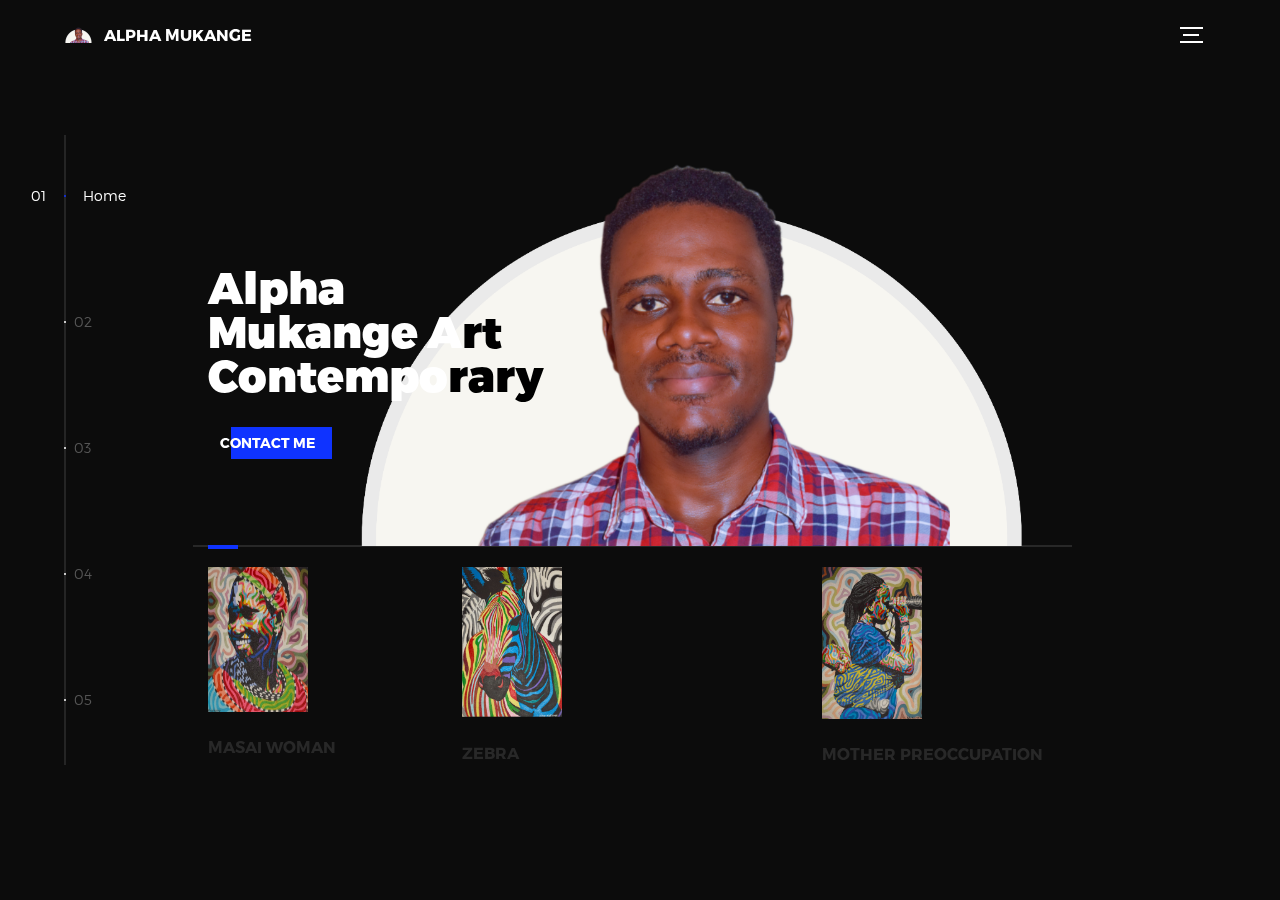
<file: index.html>
<!DOCTYPE html>
<html lang="en">
<head>
 <title>AlphaMukangeArt</title>
  <link rel="icon" href="./assets//img/Offialkll.png" />
  <meta charset="utf-8">
  <meta name="viewport" content="width=device-width, initial-scale=1">
  <meta http-equiv="X-UA-Compatible" content="IE=edge">
  <meta name="description" content="HTML5 website template">
  <meta name="keywords" content="global, template, html, sass, jquery">
  <meta name="author" content="Dessai-Kibeho">
  <link rel="stylesheet" href="assets/css/main.css">
  <link rel="stylesheet" href="assets/css/Main2.css">
</head>
<body>

<!-- notification for small viewports and landscape oriented smartphones -->
<div class="device-notification">
  <a class="device-notification--logo" href="#0">
    <img src="assets/img/logo5.png" alt="AlphaMukangeArt">
    <p>Alpha Mukange</p>
  </a>
  <p class="device-notification--message">Alpha Mukange Contemporary Fine Artist</p>
</div>

<div class="perspective effect-rotate-left">
  <div class="container"><div class="outer-nav--return"></div>
    <div id="viewport" class="l-viewport">
      <div class="l-wrapper">
        <header class="header">
          <a class="header--logo" href="#0">
            <img src="assets/img/logo5.png" alt="AlphaMukangeArt">
            <p>Alpha Mukange </p>
          </a>
          <button class="header--cta cta">Hire Us</button>
          <div class="header--nav-toggle">
            <span></span>
          </div>
        </header>
        <nav class="l-side-nav">
          <ul class="side-nav">
            <li class="is-active"><span>Home</span></li>
            <li><span>Works</span></li>
            <li><span>About</span></li>
            <li><span>Contact</span></li>
            <li><span>Hire us</span></li>
          </ul>
        </nav>
        <ul class="l-main-content main-content">
          <li class="l-section section section--is-active">
            <div class="intro">
              <div class="intro--banner">
                <h1 class="tiltle">Alpha <br>Mukange A<span>rt</span><br>Contempo<span>rary</span> </h1>
                <button class="cta">Contact Me
                  
                  <span class="btn-background"></span>
                </button>
                <img src="assets/img/Offialkll.png" class="img1" alt="Welcome">
              </div>
              <div class="intro--options">
                <a href="#0">
                  
                  <img width="70%" height="60%" class="photoExpo" src="assets/img/work-metiew-smith.jpg" alt="Victory">
                  <h3>Masai Woman</h3>
                </a>

                <a href="#0">
                  
                  <div  class="slider--item-image">
                    <img width="40%" src="assets/img/work-alex-nowak.jpg" alt="Victory">
                  </div>
                  <h3>Zebra</h3>
                </a>
                <a href="#0">
                
                  <div class="slider--item-image">
                    <img width="40%" src="assets/img/work-victory.jpg" alt="Victory">
                  </div>
                  <h3>Mother Preoccupation</h3>
                </a>
              </div>
            </div>
          </li>
          <li class="l-section section">
            <div class="work">
              <h2>Selected work</h2>
              <div class="work--lockup">
                <ul class="slider">
                  <li class="slider--item slider--item-left">
                    <a href="#0">
                      <div class="slider--item-image">
                        <img src="assets/img/work-metiew-smith.jpg" alt="Masai">
                      </div>
                      <p class="slider--item-title">Masai</p>
                      <p class="slider--item-description">The Masai people represent the authentic African Culture </p>
                    </a>
                  </li>                  
                  <li class="slider--item slider--item-center">
                    <a href="#0">
                      <div class="slider--item-image">
                        <img src="assets/img/work-alex-nowak.jpg " alt="Zebra">
                      </div>
                      <p class="slider--item-title">Zebra</p>
                      <p class="slider--item-description">Zebra is an african animal living in forest, Here it represent all other animals </p>
                    </a>
                  </li>
                  <li class="slider--item slider--item-right">
                    <a href="#0">
                      <div class="slider--item-image">
                        <img src="assets/img/work-victory.jpg" alt="Mother Preoccupation">
                      </div>
                      <p class="slider--item-title">Mother Preoccupation</p>
                      <p class="slider--item-description">A mother does not take a decision without consideration the future benefit of her children</p>
                    </a>
                  </li>
                </ul>
                <div class="slider--prev">
                  <svg version="1.1" id="Layer_1" xmlns="http://www.w3.org/2000/svg" xmlns:xlink="http://www.w3.org/1999/xlink" x="0px" y="0px"
                  viewBox="0 0 150 118" style="enable-background:new 0 0 150 118;" xml:space="preserve">
                  <g transform="translate(0.000000,118.000000) scale(0.100000,-0.100000)">
                    <path d="M561,1169C525,1155,10,640,3,612c-3-13,1-36,8-52c8-15,134-145,281-289C527,41,562,10,590,10c22,0,41,9,61,29
                    c55,55,49,64-163,278L296,510h575c564,0,576,0,597,20c46,43,37,109-18,137c-19,10-159,13-590,13l-565,1l182,180
                    c101,99,187,188,193,199c16,30,12,57-12,84C631,1174,595,1183,561,1169z"/>
                  </g>
                  </svg>
                </div>
                <div class="slider--next">
                  <svg version="1.1" id="Layer_1" xmlns="http://www.w3.org/2000/svg" xmlns:xlink="http://www.w3.org/1999/xlink" x="0px" y="0px" viewBox="0 0 150 118" style="enable-background:new 0 0 150 118;" xml:space="preserve">
                  <g transform="translate(0.000000,118.000000) scale(0.100000,-0.100000)">
                    <path d="M870,1167c-34-17-55-57-46-90c3-15,81-100,194-211l187-185l-565-1c-431,0-571-3-590-13c-55-28-64-94-18-137c21-20,33-20,597-20h575l-192-193C800,103,794,94,849,39c20-20,39-29,61-29c28,0,63,30,298,262c147,144,272,271,279,282c30,51,23,60-219,304C947,1180,926,1196,870,1167z"/>
                  </g>
                  </svg>
                </div>
              </div>
            </div>
          </li>
          <li class="l-section section">
            <div class="about">
              <div class="about--banner">
                <p>Alpha Mukange is Congolese self taught artist born in 1995 in D.R.Congo. Drawing has always been his passion since his childhood and he has been painting professionally for ten years. He moved to Kenya in 2010.
                  He has worked for Norwegian refugee council Kenya as a signwriter artist in kakuma refugee camp before he left his job to focus on painting. He underwent artistic training of practical application of elements and principles of art and design in Nairobi (2016). 
                  Alpha uses acrylic as medium for his paintings and he use figurative abstract as his style. He is inspired by his experience.
                  
                  Exhibitions:
                  <ul>
                    <li>  1. 2015 and 2017 Alliance française Nairobi</li>
                    <li>2. 2016 at German cultural center Nairobi</li>
                    <li>3. 2018 the affordable art show at Nairobi national museum</li>
                  
                  
                  

                  </ul>
                  </p>
                
                    <svg version="1.1" id="Layer_1" xmlns="http://www.w3.org/2000/svg" xmlns:xlink="http://www.w3.org/1999/xlink" x="0px" y="0px" viewBox="0 0 150 118" style="enable-background:new 0 0 150 118;" xml:space="preserve">
                    <g transform="translate(0.000000,118.000000) scale(0.100000,-0.100000)">
                      <path d="M870,1167c-34-17-55-57-46-90c3-15,81-100,194-211l187-185l-565-1c-431,0-571-3-590-13c-55-28-64-94-18-137c21-20,33-20,597-20h575l-192-193C800,103,794,94,849,39c20-20,39-29,61-29c28,0,63,30,298,262c147,144,272,271,279,282c30,51,23,60-219,304C947,1180,926,1196,870,1167z"/>
                    </g>
                    </svg>
                  </span>
                </a>
                <img src="assets/img/Location.jpg"  style="border-radius: 50px;" alt="About Us">
              </div>
              <div class="about--options">
                <a href="#0">
                  <h3>Winners</h3>
                </a>
                <a href="#0">
                  <h3>Project</h3>
                </a>
                <a href="#0">
                  <h3>Exposition</h3>
                </a>
              </div>
            </div>
          </li>
          <li class="l-section section">
            <div class="contact">
              <div class="contact--lockup">
                <div class="modal">
                  <div class="modal--information">
                    <a href="mailto:ouremail@gmail.com">@gmail.com</a>
                    <a href="tel:+254710723037">+254710723037</a>
                  </div>
                  <ul class="modal--options">
                    <li><a href="#0">Bēhance</a></li>
                    <li><a href="#0">dribbble</a></li>
                    <li><a href="mailto:ouremail@gmail.com">Contact Us</a></li>
                  </ul>
                </div>
              </div>
            </div>
          </li>
          <li class="l-section section">
            <div class="hire">
              <h2>You want us to do</h2>
              <!-- checkout formspree.io for easy form setup -->
              <form class="work-request">
                <div class="work-request--options">
                  <span class="options-a">
                    <input id="opt-1" type="checkbox" value="app design">
                    <label for="opt-1">
                      <svg version="1.1" id="Layer_1" xmlns="http://www.w3.org/2000/svg" xmlns:xlink="http://www.w3.org/1999/xlink" x="0px" y="0px"
                      viewBox="0 0 150 111" style="enable-background:new 0 0 150 111;" xml:space="preserve">
                      <g transform="translate(0.000000,111.000000) scale(0.100000,-0.100000)">
                        <path d="M950,705L555,310L360,505C253,612,160,700,155,700c-6,0-44-34-85-75l-75-75l278-278L550-5l475,475c261,261,475,480,475,485c0,13-132,145-145,145C1349,1100,1167,922,950,705z"/>
                      </g>
                      </svg>
                      App Design
                    </label>
                    <input id="opt-2" type="checkbox" value="graphic design">
                    <label for="opt-2">
                      <svg version="1.1" id="Layer_1" xmlns="http://www.w3.org/2000/svg" xmlns:xlink="http://www.w3.org/1999/xlink" x="0px" y="0px"
                      viewBox="0 0 150 111" style="enable-background:new 0 0 150 111;" xml:space="preserve">
                      <g transform="translate(0.000000,111.000000) scale(0.100000,-0.100000)">
                        <path d="M950,705L555,310L360,505C253,612,160,700,155,700c-6,0-44-34-85-75l-75-75l278-278L550-5l475,475c261,261,475,480,475,485c0,13-132,145-145,145C1349,1100,1167,922,950,705z"/>
                      </g>
                      </svg>
                      Graphic Design
                    </label>
                    <input id="opt-3" type="checkbox" value="motion design">
                    <label for="opt-3">
                      <svg version="1.1" id="Layer_1" xmlns="http://www.w3.org/2000/svg" xmlns:xlink="http://www.w3.org/1999/xlink" x="0px" y="0px"
                      viewBox="0 0 150 111" style="enable-background:new 0 0 150 111;" xml:space="preserve">
                      <g transform="translate(0.000000,111.000000) scale(0.100000,-0.100000)">
                        <path d="M950,705L555,310L360,505C253,612,160,700,155,700c-6,0-44-34-85-75l-75-75l278-278L550-5l475,475c261,261,475,480,475,485c0,13-132,145-145,145C1349,1100,1167,922,950,705z"/>
                      </g>
                      </svg>
                      Motion Design
                    </label>
                  </span>
                  <span class="options-b">
                    <input id="opt-4" type="checkbox" value="ux design">
                    <label for="opt-4">
                      <svg version="1.1" id="Layer_1" xmlns="http://www.w3.org/2000/svg" xmlns:xlink="http://www.w3.org/1999/xlink" x="0px" y="0px"
                      viewBox="0 0 150 111" style="enable-background:new 0 0 150 111;" xml:space="preserve">
                      <g transform="translate(0.000000,111.000000) scale(0.100000,-0.100000)">
                        <path d="M950,705L555,310L360,505C253,612,160,700,155,700c-6,0-44-34-85-75l-75-75l278-278L550-5l475,475c261,261,475,480,475,485c0,13-132,145-145,145C1349,1100,1167,922,950,705z"/>
                      </g>
                      </svg>
                      UX Design
                    </label>
                    <input id="opt-5" type="checkbox" value="webdesign">
                    <label for="opt-5">
                      <svg version="1.1" id="Layer_1" xmlns="http://www.w3.org/2000/svg" xmlns:xlink="http://www.w3.org/1999/xlink" x="0px" y="0px"
                      viewBox="0 0 150 111" style="enable-background:new 0 0 150 111;" xml:space="preserve">
                      <g transform="translate(0.000000,111.000000) scale(0.100000,-0.100000)">
                        <path d="M950,705L555,310L360,505C253,612,160,700,155,700c-6,0-44-34-85-75l-75-75l278-278L550-5l475,475c261,261,475,480,475,485c0,13-132,145-145,145C1349,1100,1167,922,950,705z"/>
                      </g>
                      </svg>
                      Webdesign
                    </label>
                    <input id="opt-6" type="checkbox" value="marketing">
                    <label for="opt-6">
                      <svg version="1.1" id="Layer_1" xmlns="http://www.w3.org/2000/svg" xmlns:xlink="http://www.w3.org/1999/xlink" x="0px" y="0px"
                      viewBox="0 0 150 111" style="enable-background:new 0 0 150 111;" xml:space="preserve">
                      <g transform="translate(0.000000,111.000000) scale(0.100000,-0.100000)">
                        <path d="M950,705L555,310L360,505C253,612,160,700,155,700c-6,0-44-34-85-75l-75-75l278-278L550-5l475,475c261,261,475,480,475,485c0,13-132,145-145,145C1349,1100,1167,922,950,705z"/>
                      </g>
                      </svg>
                      Marketing
                    </label>
                  </span>
                </div>
                <div class="work-request--information">
                  <div class="information-name">
                    <input id="name" type="text" spellcheck="false">
                    <label for="name">Name</label>
                  </div>
                  <div class="information-email">
                    <input id="email" type="email" spellcheck="false">
                    <label for="email">Email</label>
                  </div>
                </div>
                <input type="submit" value="Send Request">
              </form>
            </div>
          </li>
        </ul>
      </div>
    </div>
  </div>
  <ul class="outer-nav">
    <li class="is-active">Home</li>
    <li>Works</li>
    <li>About</li>
    <li>Contact</li>
    <li>Hire us</li>
    <a href="./assets/Upload.html" target="_blank" rel="noopener noreferrer">Admin</a>
  </ul>
</div>

<script src="https://ajax.googleapis.com/ajax/libs/jquery/2.2.4/jquery.min.js"></script>
<script>window.jQuery || document.write('<script src="assets/js/vendor/jquery-2.2.4.min.js"><\/script>')</script>
<script src="assets/js/functions-min.js"></script>
</body>
</html>
</file>
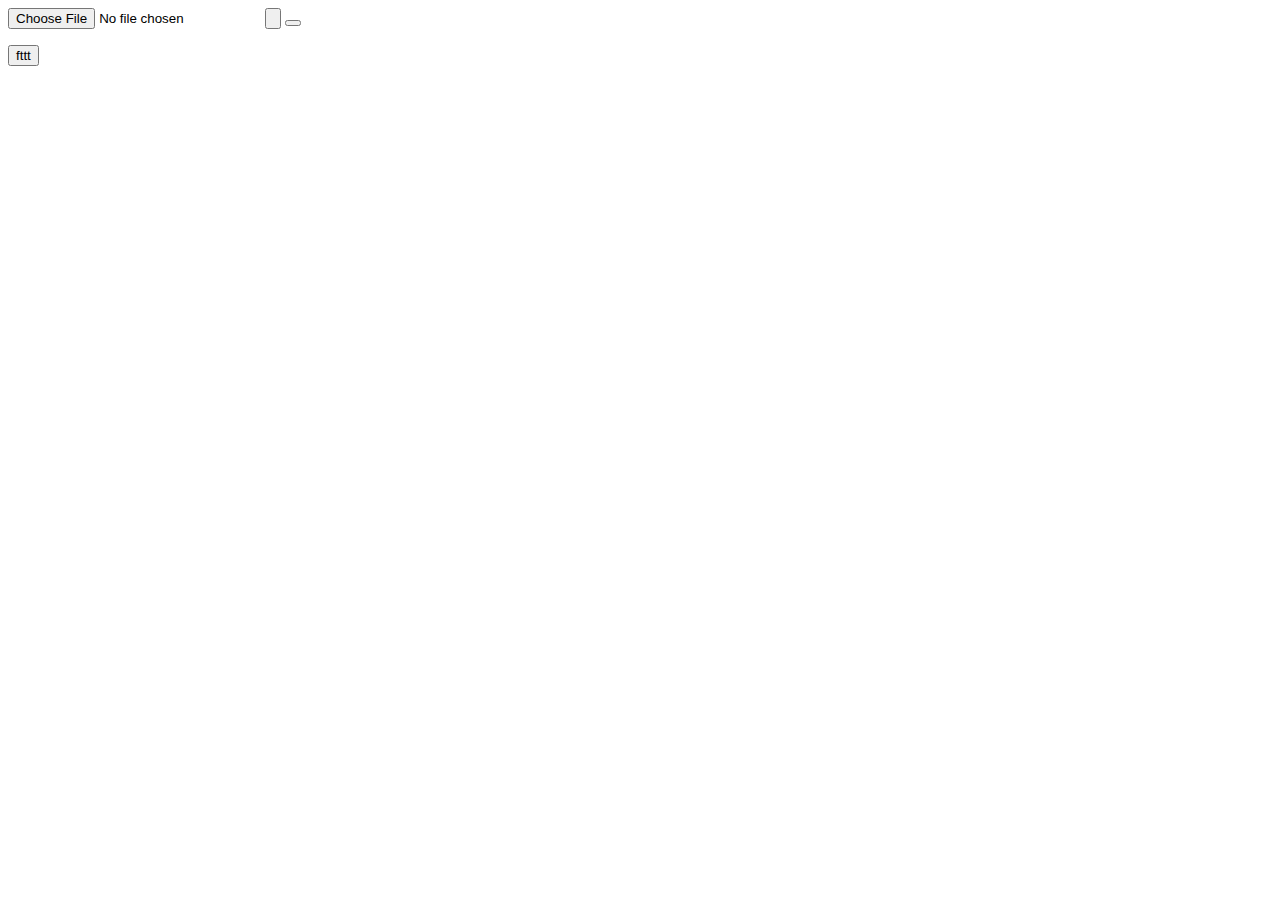
<file: assets/Upload.html>
<html>
    <head>
        <link rel="stylesheet" href="./css/Main2.css">

    </head>
    <body>
        <Form>
            <input id="fileInput" type="file">
            <input type="button" value="">
            <button type="submit"></button>
        </Form>
        <button onclick="click1()">fttt</button>
        
<script>
   
    const click1=()=>{
        const uploadFileEle = document.getElementById("fileInput")
console.log(uploadFileEle.files[0]);
console.log(uploadFileEle.value)
    }
    
</script>
<script>
    const fs = require('fs')
const filePath = './img/samurai.jpg'
const copy = './resources/samurai.jpg'
fs.copyFile(filePath, copy, (error) => {
  if (error) {
    throw error
  } else {
    console.log('File has been moved to another folder.')
  }
})
</script>
    </body>
</html>
</file>
<file: assets/css/main.css>
@font-face{font-family:'Montserrat';src:url("fonts/Montserrat-Black.eot");src:local("☺"),url("fonts/Montserrat-Black.woff") format("woff"),url("fonts/Montserrat-Black.ttf") format("truetype"),url("fonts/Montserrat-Black.svg") format("svg");font-weight:900;font-style:normal}@font-face{font-family:'Montserrat';src:url("fonts/Montserrat-Bold.eot");src:local("☺"),url("fonts/Montserrat-Bold.woff") format("woff"),url("fonts/Montserrat-Bold.ttf") format("truetype"),url("fonts/Montserrat-Bold.svg") format("svg");font-weight:700;font-style:normal}@font-face{font-family:'Montserrat';src:url("fonts/Montserrat-Regular.eot");src:local("☺"),url("fonts/Montserrat-Regular.woff") format("woff"),url("fonts/Montserrat-Regular.ttf") format("truetype"),url("fonts/Montserrat-Regular.svg") format("svg");font-weight:400;font-style:normal}@font-face{font-family:'Montserrat';src:url("fonts/Montserrat-Light.eot");src:local("☺"),url("fonts/Montserrat-Light.woff") format("woff"),url("fonts/Montserrat-Light.ttf") format("truetype"),url("fonts/Montserrat-Light.svg") format("svg");font-weight:300;font-style:normal}/*! normalize.css v3.0.2 | MIT License | git.io/normalize */html{font-family:sans-serif;-ms-text-size-adjust:100%;-webkit-text-size-adjust:100%}body{margin:0}article,aside,details,figcaption,figure,footer,header,hgroup,main,menu,nav,section,summary{display:block}audio,canvas,progress,video{display:inline-block;vertical-align:baseline}audio:not([controls]){display:none;height:0}[hidden],template{display:none}a{background-color:transparent}a:active,a:hover{outline:0}abbr[title]{border-bottom:1px dotted}b,strong{font-weight:bold}dfn{font-style:italic}h1{font-size:2em;margin:0.67em 0}mark{background:#ff0;color:#000}small{font-size:80%}sub,sup{font-size:75%;line-height:0;position:relative;vertical-align:baseline}sup{top:-0.5em}sub{bottom:-0.25em}img{border:0}svg:not(:root){overflow:hidden}figure{margin:1em 40px}hr{box-sizing:content-box;height:0}pre{overflow:auto}code,kbd,pre,samp{font-family:monospace, monospace;font-size:1em}button,input,optgroup,select,textarea{color:inherit;font:inherit;margin:0}button{overflow:visible}button,select{text-transform:none}button,html input[type="button"],input[type="reset"],input[type="submit"]{-webkit-appearance:button;cursor:pointer}button[disabled],html input[disabled]{cursor:default}button::-moz-focus-inner,input::-moz-focus-inner{border:0;padding:0}input{line-height:normal}input[type="checkbox"],input[type="radio"]{box-sizing:border-box;padding:0}input[type="number"]::-webkit-inner-spin-button,input[type="number"]::-webkit-outer-spin-button{height:auto}input[type="search"]{-webkit-appearance:textfield;box-sizing:content-box}input[type="search"]::-webkit-search-cancel-button,input[type="search"]::-webkit-search-decoration{-webkit-appearance:none}fieldset{border:1px solid #c0c0c0;margin:0 2px;padding:0.35em 0.625em 0.75em}legend{border:0;padding:0}textarea{overflow:auto}optgroup{font-weight:bold}table{border-collapse:collapse;border-spacing:0}td,th{padding:0}::-moz-selection{background:#FFF498}::selection{background:#FFF498}::-moz-selection{background:#FFF498}img::-moz-selection{background:transparent}img::selection{background:transparent}img::-moz-selection{background:transparent}body{-webkit-tap-highlight-color:#FFF498}body{background-color:#0c0c0c;font-size:14px;line-height:1.6;font-family:"Montserrat",sans-serif;color:#fff;-webkit-font-smoothing:antialiased;-webkit-text-size-adjust:100%}.l-viewport{position:relative;width:100%;height:100vh;box-shadow:0 0 45px 5px rgba(0,0,0,0.85);overflow:hidden}.l-wrapper{position:relative;width:1440px;max-width:90%;height:100%;margin:0 auto}.l-side-nav{position:absolute;left:0;display:-webkit-box;display:-webkit-flex;display:-ms-flexbox;display:flex;height:100%;-webkit-box-align:center;-webkit-align-items:center;-ms-flex-align:center;align-items:center}.l-side-nav::before{content:"";position:absolute;top:50%;left:0;-webkit-transform:translateY(-50%);transform:translateY(-50%);width:2px;height:70%;max-height:750px;background-color:#555;opacity:.35;z-index:10}@media (max-width: 1180px){.l-side-nav{display:none}}.l-main-content{position:relative;width:100%;height:100%;margin:0;padding:0;list-style:none}.l-section{position:absolute;width:100%;height:100%}.device-notification{display:none;position:fixed;top:0;left:0;width:100%;height:100%;-webkit-box-orient:vertical;-webkit-box-direction:normal;-webkit-flex-direction:column;-ms-flex-direction:column;flex-direction:column;-webkit-box-align:center;-webkit-align-items:center;-ms-flex-align:center;-ms-grid-row-align:center;align-items:center;-webkit-box-pack:center;-webkit-justify-content:center;-ms-flex-pack:center;justify-content:center;background-color:#0c0c0c;z-index:12}.device-notification--logo{display:-webkit-box;display:-webkit-flex;display:-ms-flexbox;display:flex;-webkit-box-align:center;-webkit-align-items:center;-ms-flex-align:center;align-items:center;text-decoration:none;color:#fff}.device-notification--logo p{margin:0 0 0 10px;font-size:16px;font-weight:700;text-transform:uppercase}.device-notification--message{width:70%;margin:30px 0 0 0;font-weight:700;text-align:center}@media (max-width: 767px) and (min-width: 601px) and (max-height: 680px){.device-notification{display:-webkit-box;display:-webkit-flex;display:-ms-flexbox;display:flex}}@media (max-width: 600px) and (min-width: 480px) and (max-height: 580px){.device-notification{display:-webkit-box;display:-webkit-flex;display:-ms-flexbox;display:flex}}@media (max-width: 736px) and (min-width: 360px) and (orientation: landscape){.device-notification{display:-webkit-box;display:-webkit-flex;display:-ms-flexbox;display:flex}}@media(max-width: 359px){.device-notification{display:-webkit-box;display:-webkit-flex;display:-ms-flexbox;display:flex}}.section{opacity:0;visibility:hidden;-webkit-transition:opacity .4s ease-in-out,visibility 0s .4s;transition:opacity .4s ease-in-out,visibility 0s .4s}.section--is-active{opacity:1;visibility:visible;z-index:1;-webkit-transition:opacity .4s ease-in-out .4s;transition:opacity .4s ease-in-out .4s}.section--next{-webkit-transform:translateY(-45px);transform:translateY(-45px);-webkit-transition:-webkit-transform .4s ease-in-out;transition:-webkit-transform .4s ease-in-out;transition:transform .4s ease-in-out;transition:transform .4s ease-in-out, -webkit-transform .4s ease-in-out}.section--prev{-webkit-transform:translateY(45px);transform:translateY(45px);-webkit-transition:-webkit-transform .4s ease-in-out;transition:-webkit-transform .4s ease-in-out;transition:transform .4s ease-in-out;transition:transform .4s ease-in-out, -webkit-transform .4s ease-in-out}.header{position:absolute;top:0;left:0;display:-webkit-box;display:-webkit-flex;display:-ms-flexbox;display:flex;width:100%;height:70px;-webkit-box-align:center;-webkit-align-items:center;-ms-flex-align:center;align-items:center;-webkit-box-pack:justify;-webkit-justify-content:space-between;-ms-flex-pack:justify;justify-content:space-between;z-index:10}.header--logo{display:-webkit-box;display:-webkit-flex;display:-ms-flexbox;display:flex;-webkit-box-align:center;-webkit-align-items:center;-ms-flex-align:center;align-items:center;text-decoration:none;color:#fff}.header--logo p{margin:0 0 0 10px;font-size:16px;font-weight:700;text-transform:uppercase}.header--nav-toggle{display:-webkit-box;display:-webkit-flex;display:-ms-flexbox;display:flex;width:50px;height:50px;-webkit-box-orient:vertical;-webkit-box-direction:normal;-webkit-flex-direction:column;-ms-flex-direction:column;flex-direction:column;-webkit-box-align:center;-webkit-align-items:center;-ms-flex-align:center;align-items:center;-webkit-box-pack:center;-webkit-justify-content:center;-ms-flex-pack:center;justify-content:center;cursor:pointer}.header--nav-toggle span,.header--nav-toggle::before,.header--nav-toggle::after{content:"";position:relative;width:16px;height:2px;background-color:#fff}.header--nav-toggle::before{bottom:5px;width:23px}.header--nav-toggle::after{top:5px;width:23px}.header--cta{position:absolute;top:50%;left:50%;-webkit-transform:translate(-50%, -50%);transform:translate(-50%, -50%);padding:0 20px;line-height:30px;text-decoration:none;color:#fff;font-weight:700;text-transform:uppercase;background-color:#0f33ff;border:none;opacity:0;visibility:hidden;-webkit-transition:opacity .4s ease-in-out,visibility 0s .4s;transition:opacity .4s ease-in-out,visibility 0s .4s}.header--cta:focus{outline:none}.header--cta.is-active{opacity:1;visibility:visible;-webkit-transition:opacity .4s ease-in-out .4s;transition:opacity .4s ease-in-out .4s}@media (max-width: 767px){.header--cta{display:none}}.side-nav{position:relative;display:-webkit-box;display:-webkit-flex;display:-ms-flexbox;display:flex;width:100px;height:70%;max-height:750px;-webkit-box-orient:vertical;-webkit-box-direction:normal;-webkit-flex-direction:column;-ms-flex-direction:column;flex-direction:column;-webkit-justify-content:space-around;-ms-flex-pack:distribute;justify-content:space-around;margin:0;padding:0;list-style-position:inside;z-index:10}.side-nav>li{position:relative;top:-5px;color:#fff;font-size:6px;cursor:pointer}.side-nav>li span{position:relative;top:3px;left:10px;color:#fff;font-size:14px;font-weight:300;opacity:0;visibility:hidden}.side-nav>li::before{position:absolute;top:3px;left:10px;color:#555;font-size:14px;font-weight:300}.side-nav li:nth-child(1)::before{content:"01"}.side-nav li:nth-child(2)::before{content:"02"}.side-nav li:nth-child(3)::before{content:"03"}.side-nav li:nth-child(4)::before{content:"04"}.side-nav li:nth-child(5)::before{content:"05"}.side-nav li.is-active{color:#0f33ff;-webkit-transition:color .4s ease-in-out;transition:color .4s ease-in-out}.side-nav li.is-active span{opacity:1;visibility:visible;-webkit-transition:opacity .4s ease-in-out;transition:opacity .4s ease-in-out}.side-nav li.is-active::before{left:-33px;color:#fff}.intro{position:relative;display:-webkit-box;display:-webkit-flex;display:-ms-flexbox;display:flex;width:900px;max-width:75%;height:100%;-webkit-box-orient:vertical;-webkit-box-direction:normal;-webkit-flex-direction:column;-ms-flex-direction:column;flex-direction:column;-webkit-box-pack:center;-webkit-justify-content:center;-ms-flex-pack:center;justify-content:center;margin:0 auto}@media (max-width: 1180px){.intro{max-width:100%}}.intro--banner{position:relative;height:475px}.intro--banner::before{content:"";position:absolute;bottom:20px;left:-15px;right:0;height:2px;background-color:#282828}.intro--banner::after{content:"";position:absolute;bottom:18px;left:0;width:30px;height:4px;background-color:#0f33ff}.intro--banner h1{position:relative;font-size:68px;font-weight:900;line-height:1;z-index:1}.intro--banner button{position:relative;padding:5px 17px 5px 12px;font-weight:700;text-transform:uppercase;background-color:transparent;border:none}.intro--banner button .btn-background{position:absolute;top:0;left:23px;right:0;height:100%;background-color:#0f33ff;z-index:-1;-webkit-transition:left .2s ease-in-out;transition:left .2s ease-in-out}.intro--banner button:hover .btn-background{left:0}.intro--banner button:focus{outline:none}.intro--banner button svg{position:relative;left:5px;width:15px;fill:#fff}.intro--banner img{position:absolute;bottom:21px;right:-12px}.intro--options{display:-webkit-box;display:-webkit-flex;display:-ms-flexbox;display:flex;-webkit-box-pack:justify;-webkit-justify-content:space-between;-ms-flex-pack:justify;justify-content:space-between;margin:0;padding:0;list-style:none}.intro--options>a{max-width:250px;text-decoration:none;color:#282828;-webkit-transition:color .2s ease-in-out;transition:color .2s ease-in-out}.intro--options>a:hover{color:#fff}.intro--options h3{font-size:16px;text-transform:uppercase}.intro--options p{margin-bottom:0}@media (max-width: 900px){.intro--banner{height:380px}.intro--banner h1{font-size:55px}.intro--banner img{width:430px}.intro--options>a{margin-right:30px}.intro--options>a:last-child{margin-right:0}}@media (max-width: 767px){.intro--banner{height:305px}.intro--banner h1{font-size:44px}.intro--banner img{width:330px}.intro--options{display:block}.intro--options>a{display:block;max-width:100%;margin:0 0 30px 0}.intro--options>a:last-child{margin-bottom:0}}@media (max-width: 600px){.intro--banner{height:360px}.intro--banner h1{font-size:55px}.intro--banner img{display:none}}@media (max-width: 600px) and (max-height: 750px){.intro--banner{height:auto}.intro--banner::before,.intro--banner::after{display:none}.intro--banner h1{margin-top:0}.intro--options{display:none}}.work{position:relative;display:-webkit-box;display:-webkit-flex;display:-ms-flexbox;display:flex;width:960px;max-width:80%;height:100%;-webkit-box-orient:vertical;-webkit-box-direction:normal;-webkit-flex-direction:column;-ms-flex-direction:column;flex-direction:column;-webkit-box-pack:center;-webkit-justify-content:center;-ms-flex-pack:center;justify-content:center;margin:0 auto}@media (max-width: 1180px){.work{max-width:100%}}.work h2{margin:0 0 20px 0;font-size:30px;text-align:center}.work--lockup{position:relative}.work--lockup .slider{position:relative;display:-webkit-box;display:-webkit-flex;display:-ms-flexbox;display:flex;width:80%;margin:0 auto;padding:0;list-style:none}.work--lockup .slider--item{position:absolute;display:none;text-align:center}.work--lockup .slider--item a{text-decoration:none;color:#858585}.work--lockup .slider--item-title{margin-top:10px;font-size:12px;font-weight:700;text-transform:uppercase}.work--lockup .slider--item-description{display:none;max-width:250px;margin:0 auto}.work--lockup .slider--item-image{width:150px;height:150px;margin:0 auto;border-radius:50%;overflow:hidden}.work--lockup .slider--item-image img{width:100%}.work--lockup .slider--item-left{top:50%;left:0;-webkit-transform:translateY(-50%);transform:translateY(-50%);display:block}.work--lockup .slider--item-right{top:50%;right:0;-webkit-transform:translateY(-50%);transform:translateY(-50%);display:block}.work--lockup .slider--item-center{position:relative;top:30px;left:50%;-webkit-transform:translateX(-50%);transform:translateX(-50%);display:block}.work--lockup .slider--item-center a{color:#fff}.work--lockup .slider--item-center .slider--item-title{margin-top:25px;font-size:16px}.work--lockup .slider--item-center .slider--item-description{display:block}.work--lockup .slider--item-center .slider--item-image{width:300px;height:300px}.work--lockup .slider--next,.work--lockup .slider--prev{position:absolute;top:160px;display:-webkit-box;display:-webkit-flex;display:-ms-flexbox;display:flex;width:50px;height:50px;-webkit-box-align:center;-webkit-align-items:center;-ms-flex-align:center;align-items:center;-webkit-box-pack:center;-webkit-justify-content:center;-ms-flex-pack:center;justify-content:center;background-color:#282828;border-radius:50%;cursor:pointer}.work--lockup .slider--next svg,.work--lockup .slider--prev svg{width:20px;fill:#fff}.work--lockup .slider--next{right:0}.work--lockup .slider--prev{left:0}@media (max-width: 900px){.work--lockup .slider--item-image{width:120px;height:120px}.work--lockup .slider--item-center .slider--item-image{width:240px;height:240px}.work--lockup .slider--next,.work--lockup .slider--prev{top:130px}}@media (max-width: 767px){.work--lockup .slider{width:75%}.work--lockup .slider--item-image{width:90px;height:90px}.work--lockup .slider--item-center .slider--item-image{width:190px;height:190px}.work--lockup .slider--next,.work--lockup .slider--prev{top:105px}}@media (max-width: 600px){.work--lockup .slider{width:auto}.work--lockup .slider--item-left,.work--lockup .slider--item-right{display:none}}.about{position:relative;display:-webkit-box;display:-webkit-flex;display:-ms-flexbox;display:flex;width:900px;max-width:75%;height:100%;-webkit-box-orient:vertical;-webkit-box-direction:normal;-webkit-flex-direction:column;-ms-flex-direction:column;flex-direction:column;-webkit-box-pack:center;-webkit-justify-content:center;-ms-flex-pack:center;justify-content:center;margin:0 auto}@media (max-width: 1180px){.about{max-width:100%}}.about--banner{position:relative;height:475px}.about--banner::before{content:"";position:absolute;top:20px;left:200px;-webkit-transform:rotate(-25deg);transform:rotate(-25deg);border:5px solid #0f33ff;border-right-color:transparent;border-bottom-color:transparent}.about--banner::after{content:"";position:absolute;top:75px;left:400px;-webkit-transform:rotate(45deg);transform:rotate(45deg);width:10px;height:10px;background-color:#0f33ff}.about--banner h2{position:relative;margin-top:35px;font-size:68px;font-weight:900;line-height:1;z-index:1}.about--banner h2::before{content:"";position:absolute;top:60px;left:268px;width:30px;height:30px;background-color:#0f33ff;border-radius:50%}.about--banner h2::after{content:"";position:absolute;top:255px;left:255px;width:10px;height:10px;background-color:#0f33ff}.about--banner a{padding:5px 17px 5px 0;text-decoration:none;color:#fff;font-weight:700;text-transform:uppercase;background-color:transparent}.about--banner a:hover svg{left:10px}.about--banner a svg{position:relative;left:5px;width:15px;fill:#fff;-webkit-transition:left .2s ease-in-out;transition:left .2s ease-in-out}.about--banner img{position:absolute;bottom:-90px;right:-12px}.about--options{display:-webkit-box;display:-webkit-flex;display:-ms-flexbox;display:flex;max-width:600px;-webkit-box-pack:justify;-webkit-justify-content:space-between;-ms-flex-pack:justify;justify-content:space-between;margin:0;padding:0;list-style:none}.about--options>a{position:relative;width:150px;height:75px;text-decoration:none;color:#fff;border:10px solid #0f33ff;background-position:center;background-size:cover;background-repeat:no-repeat}.about--options>a:nth-child(1){background-image:url("../img/about-winners.jpg")}.about--options>a:nth-child(2){background-image:url("../img/about-philosophy.jpg")}.about--options>a:nth-child(3){background-image:url("../img/about-history.jpg")}.about--options>a:hover h3{bottom:-50px}.about--options h3{position:absolute;bottom:-38px;left:10px;font-size:16px;text-transform:uppercase;-webkit-transition:bottom .2s ease-in-out,left .2s ease-in-out;transition:bottom .2s ease-in-out,left .2s ease-in-out}@media (max-width: 767px){.about--banner{height:305px}.about--banner::before{top:0;left:125px}.about--banner::after{top:35px;left:260px}.about--banner h2{margin-top:10px;font-size:44px}.about--banner h2::before{top:28px;left:168px}.about--banner h2::after{top:163px;left:163px}.about--banner img{width:315px}}@media (max-width: 600px){.about--banner{height:auto}.about--banner::before{left:155px}.about--banner::after{left:310px}.about--banner h2{margin-top:0;font-size:55px}.about--banner h2::before{top:43px;left:214px}.about--banner h2::after{top:205px;left:205px}.about--banner img{display:none}.about--options{display:none}}.contact{position:fixed;top:0;left:0;width:100%;height:100%;background-image:url("../img/contact-visual.png");background-position:center;background-size:cover;background-repeat:no-repeat}.contact--lockup{position:relative;display:-webkit-box;display:-webkit-flex;display:-ms-flexbox;display:flex;width:900px;max-width:75%;height:100%;-webkit-box-align:center;-webkit-align-items:center;-ms-flex-align:center;align-items:center;-webkit-box-pack:end;-webkit-justify-content:flex-end;-ms-flex-pack:end;justify-content:flex-end;margin:0 auto}@media (max-width: 1180px){.contact--lockup{max-width:90%}}@media (max-width: 767px){.contact--lockup{-webkit-box-pack:center;-webkit-justify-content:center;-ms-flex-pack:center;justify-content:center}}.contact--lockup .modal{padding:45px 45px;text-align:center;background-color:#0c0c0c;box-shadow:0 0 30px 0 rgba(0,0,0,0.75)}.contact--lockup .modal--information p,.contact--lockup .modal--information a{display:block;margin:14px 0;text-decoration:none;color:#fff;font-weight:700}.contact--lockup .modal--information p{margin-top:0}.contact--lockup .modal--options{margin:0;padding:0;list-style:none}.contact--lockup .modal--options>li{width:130px;margin:0 auto 25px auto}.contact--lockup .modal--options li:nth-child(1){background-color:#1769ff}.contact--lockup .modal--options li:nth-child(2){background-color:#ea4c89}.contact--lockup .modal--options li:nth-child(3){margin-bottom:0;background-color:#0f33ff;text-transform:uppercase}.contact--lockup .modal--options a{display:block;width:100%;padding:8px 0;text-decoration:none;color:#fff;font-weight:700}.hire{position:relative;display:-webkit-box;display:-webkit-flex;display:-ms-flexbox;display:flex;width:700px;max-width:75%;height:100%;-webkit-box-orient:vertical;-webkit-box-direction:normal;-webkit-flex-direction:column;-ms-flex-direction:column;flex-direction:column;-webkit-box-pack:center;-webkit-justify-content:center;-ms-flex-pack:center;justify-content:center;margin:0 auto}@media (max-width: 1180px){.hire{max-width:100%}}.hire h2{margin:0 0 20px 0;font-size:30px;text-align:center}.work-request{display:-webkit-box;display:-webkit-flex;display:-ms-flexbox;display:flex;width:100%;-webkit-box-orient:vertical;-webkit-box-direction:normal;-webkit-flex-direction:column;-ms-flex-direction:column;flex-direction:column;-webkit-box-align:center;-webkit-align-items:center;-ms-flex-align:center;align-items:center;color:#fff}.work-request input[type="submit"]{width:400px;max-width:100%;line-height:50px;font-size:16px;font-weight:700;text-transform:uppercase;background-color:#0f33ff;border:none;border-radius:0}.work-request input[type="submit"]:focus{outline:none}.work-request--options{display:-webkit-box;display:-webkit-flex;display:-ms-flexbox;display:flex;width:100%;-webkit-box-orient:vertical;-webkit-box-direction:normal;-webkit-flex-direction:column;-ms-flex-direction:column;flex-direction:column;-webkit-box-align:center;-webkit-align-items:center;-ms-flex-align:center;align-items:center;margin:30px 0}.work-request--options .options-a{display:-webkit-box;display:-webkit-flex;display:-ms-flexbox;display:flex;width:100%;-webkit-box-pack:justify;-webkit-justify-content:space-between;-ms-flex-pack:justify;justify-content:space-between}.work-request--options .options-b{display:-webkit-box;display:-webkit-flex;display:-ms-flexbox;display:flex;width:72%;-webkit-flex-wrap:wrap;-ms-flex-wrap:wrap;flex-wrap:wrap;-webkit-justify-content:space-around;-ms-flex-pack:distribute;justify-content:space-around}.work-request--options label{display:block;width:200px;margin-bottom:30px;line-height:50px;font-size:16px;font-weight:700;text-align:center;border:2px solid #fff;cursor:pointer;-webkit-transition:background-color .2s ease-in-out,border-color .2s ease-in-out;transition:background-color .2s ease-in-out,border-color .2s ease-in-out}.work-request--options label svg{position:relative;left:-5px;width:0;fill:#fff;-webkit-transition:width .2s ease-in-out;transition:width .2s ease-in-out}.work-request--options input[type="checkbox"]{display:none}.work-request--options input[type="checkbox"]:checked+label{background-color:#0f33ff;border-color:#0f33ff}.work-request--options input[type="checkbox"]:checked+label svg{width:15px}.work-request--information{display:-webkit-box;display:-webkit-flex;display:-ms-flexbox;display:flex;width:100%;-webkit-box-pack:justify;-webkit-justify-content:space-between;-ms-flex-pack:justify;justify-content:space-between;margin-bottom:60px}.work-request--information .information-name,.work-request--information .information-email{position:relative;width:45%;height:50px;font-size:30px;font-weight:300}.work-request--information input[type="text"],.work-request--information input[type="email"]{width:100%;padding:0 0 5px 0;background-color:transparent;border:none;border-bottom:1px solid #fff;border-radius:0}.work-request--information input[type="text"]:focus,.work-request--information input[type="email"]:focus{outline:none;background-color:#0c0c0c}.work-request--information label{position:absolute;top:0;left:0;pointer-events:none;-webkit-transition:top .2s ease-in-out,font-size .2s ease-in-out;transition:top .2s ease-in-out,font-size .2s ease-in-out}.work-request--information input:focus+label,.work-request--information input.has-value+label{top:-15px;font-size:14px}@media (max-width: 767px){.work-request--options{-webkit-box-orient:horizontal;-webkit-box-direction:normal;-webkit-flex-direction:row;-ms-flex-direction:row;flex-direction:row;-webkit-justify-content:space-around;-ms-flex-pack:distribute;justify-content:space-around}.work-request--options .options-a,.work-request--options .options-b{display:block;width:auto}}@media (max-width: 600px){.work-request--options{margin:20px 0}}@media (max-width: 600px) and (max-width: 415px){.work-request--options{-webkit-box-pack:justify;-webkit-justify-content:space-between;-ms-flex-pack:justify;justify-content:space-between}}@media (max-width: 600px){.work-request--options label{width:150px;margin-bottom:15px;font-size:14px}.work-request--options input[type="checkbox"]:checked+label svg{width:12px}.work-request--information{margin-bottom:30px}.work-request--information .information-name,.work-request--information .information-email{height:40px;font-size:24px}}.perspective{position:relative;width:100%;height:100%;overflow:hidden}.perspective--modalview{position:fixed;-webkit-perspective:1500px;perspective:1500px}.container{position:relative;-webkit-transform:translateZ(0) translateX(0) rotateY(0deg);transform:translateZ(0) translateX(0) rotateY(0deg);min-height:100%;outline:30px solid #0f33ff;-webkit-transition:-webkit-transform .4s;transition:-webkit-transform .4s;transition:transform .4s;transition:transform .4s, -webkit-transform .4s}.modalview .container{position:absolute;width:100%;height:100%;overflow:hidden;-webkit-backface-visibility:hidden;backface-visibility:hidden}.effect-rotate-left .container{-webkit-transform-origin:0% 50%;transform-origin:0% 50%;-webkit-transition:-webkit-transform .4s;transition:-webkit-transform .4s;transition:transform .4s;transition:transform .4s, -webkit-transform .4s}.effect-rotate-left--animate .container{-webkit-transform:translateZ(-1800px) translateX(-50%) rotateY(45deg);transform:translateZ(-1800px) translateX(-50%) rotateY(45deg);outline:30px solid #0f33ff}.outer-nav{position:absolute;top:50%;left:55%;-webkit-transform:translateY(-50%);transform:translateY(-50%);-webkit-transform-style:preserve-3d;transform-style:preserve-3d;margin:0;padding:0;list-style:none;text-align:center;visibility:hidden;-webkit-transition:visibility 0s .2s;transition:visibility 0s .2s}.outer-nav.is-vis{visibility:visible}.outer-nav--return{position:absolute;top:0;left:0;width:100%;height:100%;display:none;cursor:pointer;z-index:11}.outer-nav--return.is-vis{display:block}.outer-nav>li{-webkit-transform-style:preserve-3d;transform-style:preserve-3d;-webkit-transform:translateX(350px) translateZ(-1000px);transform:translateX(350px) translateZ(-1000px);font-size:55px;font-weight:900;opacity:0;cursor:pointer;-webkit-transition:opacity .2s,-webkit-transform .2s;transition:opacity .2s,-webkit-transform .2s;transition:transform .2s,opacity .2s;transition:transform .2s,opacity .2s,-webkit-transform .2s}.outer-nav>li.is-vis{-webkit-transform:translateX(0) translateZ(0);transform:translateX(0) translateZ(0);opacity:1;-webkit-transition:opacity .4s,-webkit-transform .4s;transition:opacity .4s,-webkit-transform .4s;transition:transform .4s,opacity .4s;transition:transform .4s,opacity .4s,-webkit-transform .4s}.outer-nav>li::before{content:"";position:absolute;top:50%;left:50%;-webkit-transform:translate(-50%, -25%);transform:translate(-50%, -25%);width:110%;height:15px;opacity:0;background-color:#0f33ff}.outer-nav>li.is-active::before{opacity:1}@media (max-width: 767px){.outer-nav>li{font-size:44px}}@media (max-width: 600px){.outer-nav>li{font-size:34px}}.outer-nav li.is-vis:nth-child(2){-webkit-transition-delay:.04s;transition-delay:.04s}.outer-nav li.is-vis:nth-child(3){-webkit-transition-delay:.08s;transition-delay:.08s}.outer-nav li.is-vis:nth-child(4){-webkit-transition-delay:.12s;transition-delay:.12s}.outer-nav li.is-vis:nth-child(5){-webkit-transition-delay:.16s;transition-delay:.16s};
</file>
<file: assets/css/Main2.css>
.work--lockup .slider--item-image {
    width: 150px;
    height: 150px;
    margin: 0 auto;
    border-radius: 10%;
    overflow: hidden;
}


@media (max-width: 600px) and (max-height: 750px){
.intro--banner h1 {
    margin-top: 0;
    margin-top: 100px;
    font-size: 60px;
}}
@media (max-width: 600px){
    .intro--banner h1 {
        font-size: 55px;
    }
}

@media (max-width: 767px){
    .intro--banner h1 {
        font-size: 44px;
    }
}

@media (max-width: 2000px){
    .intro--banner h1 {
        font-size: 44px;
        margin-top: 20%;
        
        
    }
    .intro--banner h1>span{
        color: black;
    }
    .intro--banner>img {
        width: 757px;
      
    }
    .about--banner>img{
        width: 50%;
    }
    .about--banner>p{
        font-family: 'Courier New', Courier, monospace;
    }

    
}

@media (max-width: 800px){
    .about--banner img {
        width: 40%;
}}

@media (max-width: 770px){
    .about--banner img {
        display: none;
}
}
@media (max-width: 600px){
    .about--banner p {
    margin-top: 50%;
}}


@media (max-width: 900px){
    .intro--banner h1>span{
        color: white;
    }
    
    }
@media (max-width: 800px){
    .intro--banner>img{
        display: inline;      
        margin-bottom: 60%;
        width: 350px;
    }
.intro--banner h1{
  position: relative;
  top: 20%;
}
.cta{
    margin-top: 20%;
}
}
@media (max-width: 800px){
    .intro--options>a>img{
        width: 10%;
    }
    .intro--options>a>div>img{
        width: 10%;
    }
}
@media (max-width: 360px){
    
.device-notification--logo>img{
    width: 500px;
}
    
}

@media (max-width: 800px){
    .cta {
    margin-top: 2%;
}}
@media (max-width: 1500px){
    .about--banner>img {
    width: 40%;
}}
.contact {
    position: fixed;
    top: 0;
    left: 0;
    width: 100%;
    height: 100%;
    background-image: url(../img/Location.jpg);
    background-position: center;
    background-size:85%;
    backdrop-filter: blur(20px);
    background-repeat: no-repeat;
}
.about--banner>p{
    margin-top: 100px;
}
.about--banner>ul{
    font-family: 'Courier New', Courier, monospace;
};
</file>
